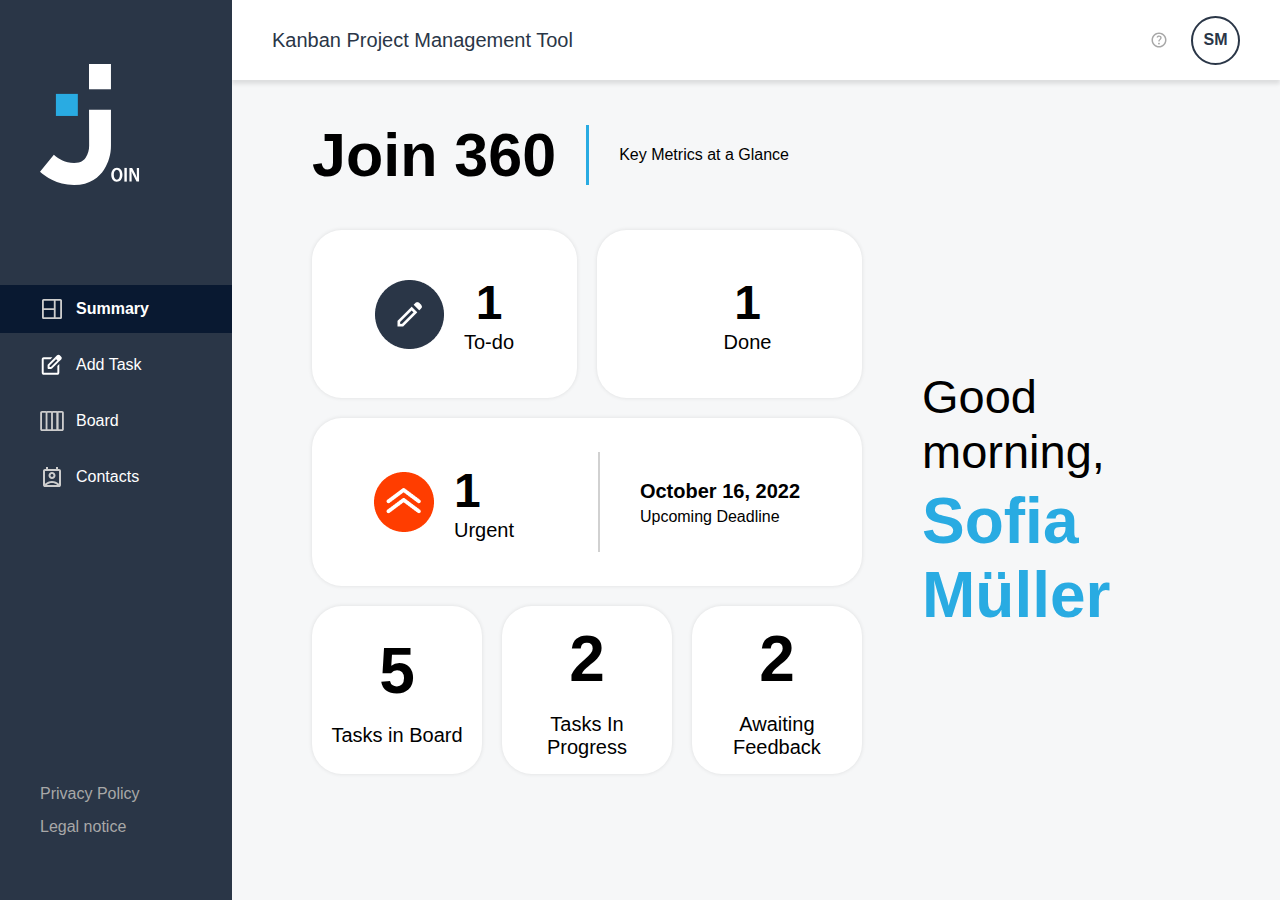
<file: summaryuser.html>
<!doctype html>
<html lang="en">
  <head>
    <meta charset="UTF-8" />
    <meta name="viewport" content="width=device-width, initial-scale=1.0" />
    <link rel="icon" type="image/svg+xml" href="./assets/img/favicon.svg" />
    <link rel="stylesheet" href="./style.css" />
    <link rel="stylesheet" href="./styles/summary.css" />
    <title>Join - Summary</title>
  </head>
  <body onload="initSummaryUser()">
    <nav class="sidebar">
      <img src="./assets/main-page/join-logo-white.svg" alt="Join Logo" />
      <div class="nav-links">
        <a href="summaryuser.html" class="active">
          <img src="./assets/summary-page/summary-icon.svg" alt="" />
          Summary
        </a>
        <a href="addtask.html">
          <img src="./assets/summary-page/add-task-icon.svg" alt="" />
          Add Task
        </a>
        <a href="board.html">
          <img src="./assets/summary-page/board-icon.svg" alt="" />
          Board
        </a>
        <a href="contacts.html">
          <img src="./assets/summary-page/contacts-icon.svg" alt="" />
          Contacts
        </a>
      </div>
      <div class="legal-links">
        <a href="privacypolicy.html">Privacy Policy</a>
        <a href="legalnotice.html">Legal notice</a>
      </div>
    </nav>

    <main class="main-content">
      <header class="dashboard-header">
        <span>Kanban Project Management Tool</span>
        <div class="header-icons">
          <a href="help.html" class="help-link">
            <img src="./assets/summary-page/help.svg" alt="Help" />
          </a>
          <div class="user-menu-container">
            <div
              class="user-initials"
              id="user-initials"
              onclick="toggleUserMenu()"
            >
              SM
            </div>
            <div class="user-dropdown" id="user-dropdown">
              <a href="legalnotice.html">Legal Notice</a>
              <a href="privacypolicy.html">Privacy Policy</a>
              <a href="#" onclick="handleLogout(); return false;">Log out</a>
            </div>
          </div>
        </div>
      </header>

      <section class="summary-section">
        <div class="summary-title">
          <h1>Join 360</h1>
          <div class="vertical-line"></div>
          <span>Key Metrics at a Glance</span>
        </div>

        <div class="summary-container">
          <div class="metrics-grid">
            <div class="metric-card card-small">
              <img src="./assets/icons/edit-icon.png" alt="To-do icon" />
              <div>
                <b id="count-todo">1</b>
                <p>To-do</p>
              </div>
            </div>
            <div class="metric-card card-small">
              <img src="./assets/icons/check-icon.png" alt="Done icon" />
              <div>
                <b id="count-done">1</b>
                <p>Done</p>
              </div>
            </div>
            <div class="metric-card card-large">
              <div class="urgent-info">
                <img src="./assets/icons/urgent-icon.png" alt="Urgent icon" />
                <div>
                  <b id="count-urgent">1</b>
                  <p>Urgent</p>
                </div>
              </div>
              <div class="deadline-info">
                <b id="next-deadline">October 16, 2022</b>
                <p>Upcoming Deadline</p>
              </div>
            </div>
            <div class="metric-card card-square">
              <b id="count-board">5</b>
              <p>Tasks in Board</p>
            </div>
            <div class="metric-card card-square">
              <b id="count-progress">2</b>
              <p>Tasks In Progress</p>
            </div>
            <div class="metric-card card-square">
              <b id="count-awaiting">2</b>
              <p>Awaiting Feedback</p>
            </div>
          </div>

          <div class="greeting-container">
            <h2 id="greeting-text">Good morning,</h2>
            <h1 id="user-name">Sofia Müller</h1>
          </div>
        </div>
      </section>
    </main>
    <script src="./scripts/auth.js"></script>
    <script src="./scripts/toggle-menu.js"></script>
    <script src="./script.js"></script>
    <script src="./scripts/side-menu.js"></script>
    <script src="./scripts/user-menu.js"></script>
    <script src="./scripts/summaryuser.js"></script>
  </body>
</html>
</file>
<file: styles/summary.css>
:root {
  --bg-color: #f6f7f8;
  --sidebar-color: #2a3647;
  --hover-color: #091931;
  --light-blue: #29abe2;
  --white: #ffffff;
}

.summary-section {
  padding: 40px 80px 40px 80px;
  max-width: 1440px;
  margin: 0 auto;
}

.summary-title {
  display: flex;
  align-items: center;
  gap: 30px;
  margin-bottom: 40px;
}

.vertical-line {
  width: 3px;
  height: 60px;
  background-color: var(--light-blue);
}

.summary-title h1 {
  font-size: 61px;
  margin: 0;
}

.summary-container {
  display: flex;
  gap: 60px;
  align-items: center;
}

.metrics-grid {
  display: flex;
  flex-wrap: wrap;
  width: 100%;
  max-width: 550px;
  gap: 20px;
}

.metric-card {
  background: white;
  border-radius: 30px;
  display: flex;
  flex-direction: column;
  justify-content: center;
  align-items: center;
  cursor: pointer;
  transition: all 0.2s ease-in-out;
  box-shadow: 0px 0px 4px 0px rgba(0, 0, 0, 0.1);
  box-sizing: border-box;
}

.metric-card.card-clicked,
.metric-card.card-clicked:hover {
  background-color: var(--white) !important;
  color: black !important;
  transform: scale(1) !important;
  box-shadow: 0px 4px 4px 0px rgba(0, 0, 0, 0.25) !important;
}

.metric-card.card-clicked .icon-badge,
.metric-card.card-clicked:hover .icon-badge {
  background-color: var(--sidebar-color) !important;
}

.metric-card.card-clicked .icon-badge img,
.metric-card.card-clicked:hover .icon-badge img {
  filter: none !important;
}

.metric-card:hover {
  background-color: var(--sidebar-color);
  color: white;
  transform: scale(1.05);
  box-shadow: 0px 4px 4px 0px rgba(0, 0, 0, 0.25);
}

.metric-card b {
  font-size: 48px;
  line-height: 1.2;
}

.metric-card p {
  font-size: 20px;
  margin: 0;
}

.sidebar {
  height: 100vh;
  width: 232px;
  background-color: var(--sidebar-color);
  display: flex;
  flex-direction: column;
  padding: 64px 0;
  position: fixed;
  top: 0;
  left: 0;
  justify-content: flex-start;
  z-index: 100;
  box-sizing: border-box;
}

.card-small {
  width: calc(50% - 10px);
  height: 168px;
  flex-direction: row;
  gap: 20px;
  padding: 25px;
  justify-content: center;
  align-items: center;
}

.icon-badge {
  width: 60px;
  height: 60px;
  border-radius: 50%;
  display: flex;
  align-items: center;
  justify-content: center;
  box-sizing: border-box;
  transition: all 0.2s ease-in-out;
  flex-shrink: 0;
}

.card-small .icon-badge {
  background-color: var(--sidebar-color);
}

.icon-badge img {
  width: 32px;
  height: 32px;
  object-fit: contain;
  transition: all 0.2s ease-in-out;
}

.metric-card.card-small:hover .icon-badge {
  background-color: white !important;
}

.metric-card.card-small:hover .icon-badge img {
  /* Filter to convert icon color to #273447 */
  filter: brightness(0) saturate(100%) invert(18%) sepia(12%) saturate(1450%)
    hue-rotate(178deg) brightness(96%) contrast(91%);
}

.card-small div {
  display: flex;
  flex-direction: column;
  align-items: center;
}

.card-small b {
  font-size: 48px;
  display: block;
}

.card-small p {
  font-size: 20px;
  white-space: nowrap;
}

.card-square {
  width: calc(33.33% - 13.34px);
  height: 168px;
  gap: 15px;
  padding: 20px 10px;
}

.card-square b {
  font-size: 64px;
}

.card-square p {
  font-size: 20px;
  text-align: center;
  margin: 0;
}

.card-large {
  width: 100%;
  height: 168px;
  flex-direction: row;
  justify-content: space-around;
  padding: 20px;
}

.urgent-info {
  display: flex;
  align-items: center;
  gap: 20px;
}

.urgent-info .icon-badge {
  background-color: #ff3d00;
}

.urgent-info b {
  font-size: 48px;
}

.urgent-info p {
  font-size: 20px;
}

.deadline-info {
  border-left: 2px solid #d1d1d1;
  padding-left: 40px;
  display: flex;
  flex-direction: column;
  justify-content: center;
  height: 100px;
}

.deadline-info b {
  font-size: 20px;
}

.deadline-info p {
  font-size: 16px;
  margin: 5px 0 0 0;
}

.legal-links {
  display: flex;
  flex-direction: column;
  gap: 15px;
  padding: 0 40px;
  margin-top: auto;
}

.greeting-container h2 {
  font-size: 47px;
  font-weight: 400;
  margin-bottom: 0;
}

.sidebar > img {
  width: 100px;
  margin-left: 40px;
  margin-bottom: 100px;
}

.greeting-container h1 {
  font-size: 64px;
  color: var(--light-blue);
  margin-top: 5px;
}

@media (max-width: 1000px) {
  .summary-container {
    flex-direction: column-reverse;
    align-items: flex-start;
  }

  .greeting-container {
    margin-bottom: 40px;
  }
}
</file>
<file: style.css>
/* Globale Variablen & Reset */
:root {
  --dark-blue: #2a3647;
  --light-blue: #29abe2;
  --bg-color: #f6f7f8;
  --white: #ffffff;
  --font-main: "Inter", sans-serif;
}

body {
  margin: 0;
  padding: 0;
  font-family: var(--font-main);
  background-color: var(--bg-color);
}

/* --- SPLASH ANIMATION (Index Only) --- */
.animation-container {
  position: fixed;
  top: 0;
  left: 0;
  width: 100vw;
  height: 100vh;
  background-color: var(--bg-color);
  z-index: 999;
  display: flex;
  justify-content: center;
  align-items: center;
  animation: fadeOutBackground 0.4s ease-in-out 1.3s forwards;
}

#flying-logo {
  position: absolute;
  top: 50%;
  left: 50%;
  transform: translate(-50%, -50%);
  width: 274px;
  z-index: 1000;
  animation: moveLogoDiagonal 0.8s ease-in-out 0.5s forwards;
}

@keyframes moveLogoDiagonal {
  from {
    top: 50%;
    left: 50%;
    transform: translate(-50%, -50%);
    width: 274px;
  }
  to {
    top: 37px;
    left: 37px;
    transform: translate(0, 0);
    width: 100px;
  }
}

@keyframes fadeOutBackground {
  to {
    background-color: transparent;
    pointer-events: none;
  }
}

/* --- LAYOUT BASIS (Login & Signup Container) --- */
.login-header {
  display: flex;
  justify-content: flex-end;
  align-items: center;
  padding: 37px 40px;
  height: 100px;
}

.header-right {
  display: flex;
  align-items: center;
  gap: 35px;
}

.login-main {
  display: flex;
  justify-content: center;
  align-items: center;
  height: calc(100vh - 200px); /* Header + Footer Platz */
}

.login-card {
  background-color: var(--white);
  padding: 48px 56px;
  border-radius: 30px;
  box-shadow: 0 0 14px 3px rgba(0, 0, 0, 0.04);
  display: flex;
  flex-direction: column;
  align-items: center;
  width: 100%;
  max-width: 420px;
}

.login-card h1 {
  font-size: 61px;
  margin: 0;
  font-weight: 700;
}

.blue-underline {
  width: 150px;
  height: 3px;
  background-color: var(--light-blue);
  margin: 15px 0 35px 0;
}

/* --- FORMULAR ELEMENTE (Global) --- */
form {
  display: flex;
  flex-direction: column;
  gap: 20px;
  width: 100%;
}

input {
  border: 1px solid #d1d1d1;
  border-radius: 10px;
  padding: 12px 21px;
  padding-right: 50px; /* Platz für Icons */
  font-size: 20px;
  outline: none;
  width: 100%;
  box-sizing: border-box;
  transition: border 100ms;
  cursor: pointer;
}

input:focus {
  border: 1px solid var(--light-blue);
}

/* Standard Icons für Login (werden in Signup teilweise überschrieben) */
#email {
  background-image: url("./assets/login-screen/mail.svg");
  background-repeat: no-repeat;
  background-position: right 21px center;
}

#password {
  background-image: url("./assets/login-screen/lock.svg");
  background-repeat: no-repeat;
  background-position: right 21px center;
}

/* --- BUTTONS --- */
button {
  cursor: pointer;
  border: unset;
  font-weight: 700;
  transition: all 100ms;
}

button:hover {
  filter: brightness(1.2);
}

.btn-signup {
  background-color: var(--dark-blue);
  color: white;
  padding: 10px 20px;
  border-radius: 8px;
  font-size: 16px;
}

.login-actions {
  display: flex;
  gap: 20px;
  margin-top: 20px;
}

.btn-dark {
  background-color: var(--dark-blue);
  color: white;
  padding: 12px 24px;
  border-radius: 8px;
  font-size: 21px;
  flex: 1;
}

.btn-light {
  background-color: white;
  border: 1px solid var(--dark-blue) !important;
  color: var(--dark-blue);
  padding: 12px 24px;
  border-radius: 8px;
  font-size: 21px;
  flex: 1;
}

/* --- TOAST MESSAGE --- */
.toast-message {
  position: fixed;
  bottom: -100px;
  left: 50%;
  transform: translateX(-50%);
  background-color: var(--dark-blue);
  color: white;
  padding: 20px 40px;
  border-radius: 20px;
  z-index: 200;
  box-shadow: 0px 4px 4px rgba(0, 0, 0, 0.25);
  transition: bottom 0.5s ease-in-out;
}

.toast-message:not(.d-none) {
  bottom: 75%;
}

.d-none {
  display: none;
}

/* --- FOOTER (Privacy & Legal) --- */
.login-footer {
  position: fixed;
  bottom: 32px;
  left: 0;
  width: 100%;
  display: flex;
  justify-content: center;
  gap: 24px;
  z-index: 50;
}

.login-footer a {
  color: #a8a8a8;
  text-decoration: none;
  font-size: 16px;
  transition: color 100ms;
}

.login-footer a:hover {
  color: var(--light-blue);
  font-weight: 700;
}

/* --- RESPONSIVENESS (Global) --- */
@media (max-width: 480px) {
  .login-card {
    padding: 30px 20px;
    box-shadow: none;
    background: transparent;
  }

  .header-right span {
    display: none;
  }

  .login-actions {
    flex-direction: column;
  }
}

/* --- SIDEBAR NAVIGATION (Shared) --- */
.sidebar {
  height: 100vh;
  width: 232px;
  background-color: var(--dark-blue);
  display: flex;
  flex-direction: column;
  padding: 64px 0;
  position: fixed;
  top: 0;
  left: 0;
  justify-content: space-between;
  z-index: 100;
}

.sidebar > img {
  width: 100px;
  margin-left: 40px;
  margin-bottom: 60px;
}

.nav-links {
  display: flex;
  flex-direction: column;
  gap: 8px;
}

.nav-links a {
  color: white;
  text-decoration: none;
  padding: 12px 40px;
  display: flex;
  align-items: center;
  gap: 12px;
  transition: background 0.2s;
  font-size: 16px;
}

.nav-links a img {
  width: 24px;
  height: 24px;
}

.nav-links a:hover {
  background-color: #091931;
}

.nav-links a.active {
  background-color: #091931;
  font-weight: 700;
}

.legal-links {
  display: flex;
  flex-direction: column;
  gap: 15px;
  padding: 0 40px;
}

.legal-links a {
  color: #a8a8a8;
  text-decoration: none;
  font-size: 16px;
}

.legal-links a:hover {
  color: var(--light-blue);
  font-weight: 700;
}

/* --- MAIN CONTENT & HEADER --- */
.main-content {
  margin-left: 232px;
  width: calc(100% - 232px);
  height: 100vh;
  overflow-y: auto;
}

.dashboard-header {
  height: 80px;
  background: white;
  display: flex;
  justify-content: space-between;
  align-items: center;
  padding: 0 40px;
  box-shadow: 0 4px 4px rgba(0, 0, 0, 0.1);
}

.dashboard-header > span {
  font-size: 20px;
  color: var(--dark-blue);
}

.header-icons {
  display: flex;
  align-items: center;
  gap: 20px;
}

.user-initials {
  width: 45px;
  height: 45px;
  border-radius: 50%;
  border: 2px solid var(--dark-blue);
  display: flex;
  justify-content: center;
  align-items: center;
  font-weight: 700;
  color: var(--dark-blue);
  cursor: pointer;
  transition: background-color 0.2s;
}

.user-initials:hover {
  background-color: rgba(42, 54, 71, 0.1);
}

/* User Menu Container */
.user-menu-container {
  position: relative;
}

/* User Dropdown Menu */
.user-dropdown {
  position: absolute;
  top: 60px;
  right: 0;
  background-color: var(--dark-blue);
  border-radius: 20px 0 20px 20px;
  box-shadow: 0 4px 12px rgba(0, 0, 0, 0.15);
  min-width: 150px;
  z-index: 1000;
  opacity: 0;
  visibility: hidden;
  transform: translateY(-10px);
  transition: all 0.3s ease;
}

.user-dropdown.active {
  opacity: 1;
  visibility: visible;
  transform: translateY(0);
}

.user-dropdown a {
  display: block;
  padding: 12px 20px;
  color: var(--white);
  text-decoration: none;
  font-size: 16px;
  transition: background-color 0.2s;
}

.user-dropdown a:first-child {
  border-radius: 20px 0 0 0;
}

.user-dropdown a:last-child {
  border-radius: 0 0 20px 20px;
}

.user-dropdown a:hover {
  background-color: rgba(255, 255, 255, 0.1);
}

.help-link {
  display: flex;
  align-items: center;
  justify-content: center;
  transition: transform 0.2s;
  width: 24px;
  height: 24px;
}

.help-link:hover {
  transform: scale(1.1);
}

.help-link img {
  width: 100%;
  height: 100%;
}
</file>
